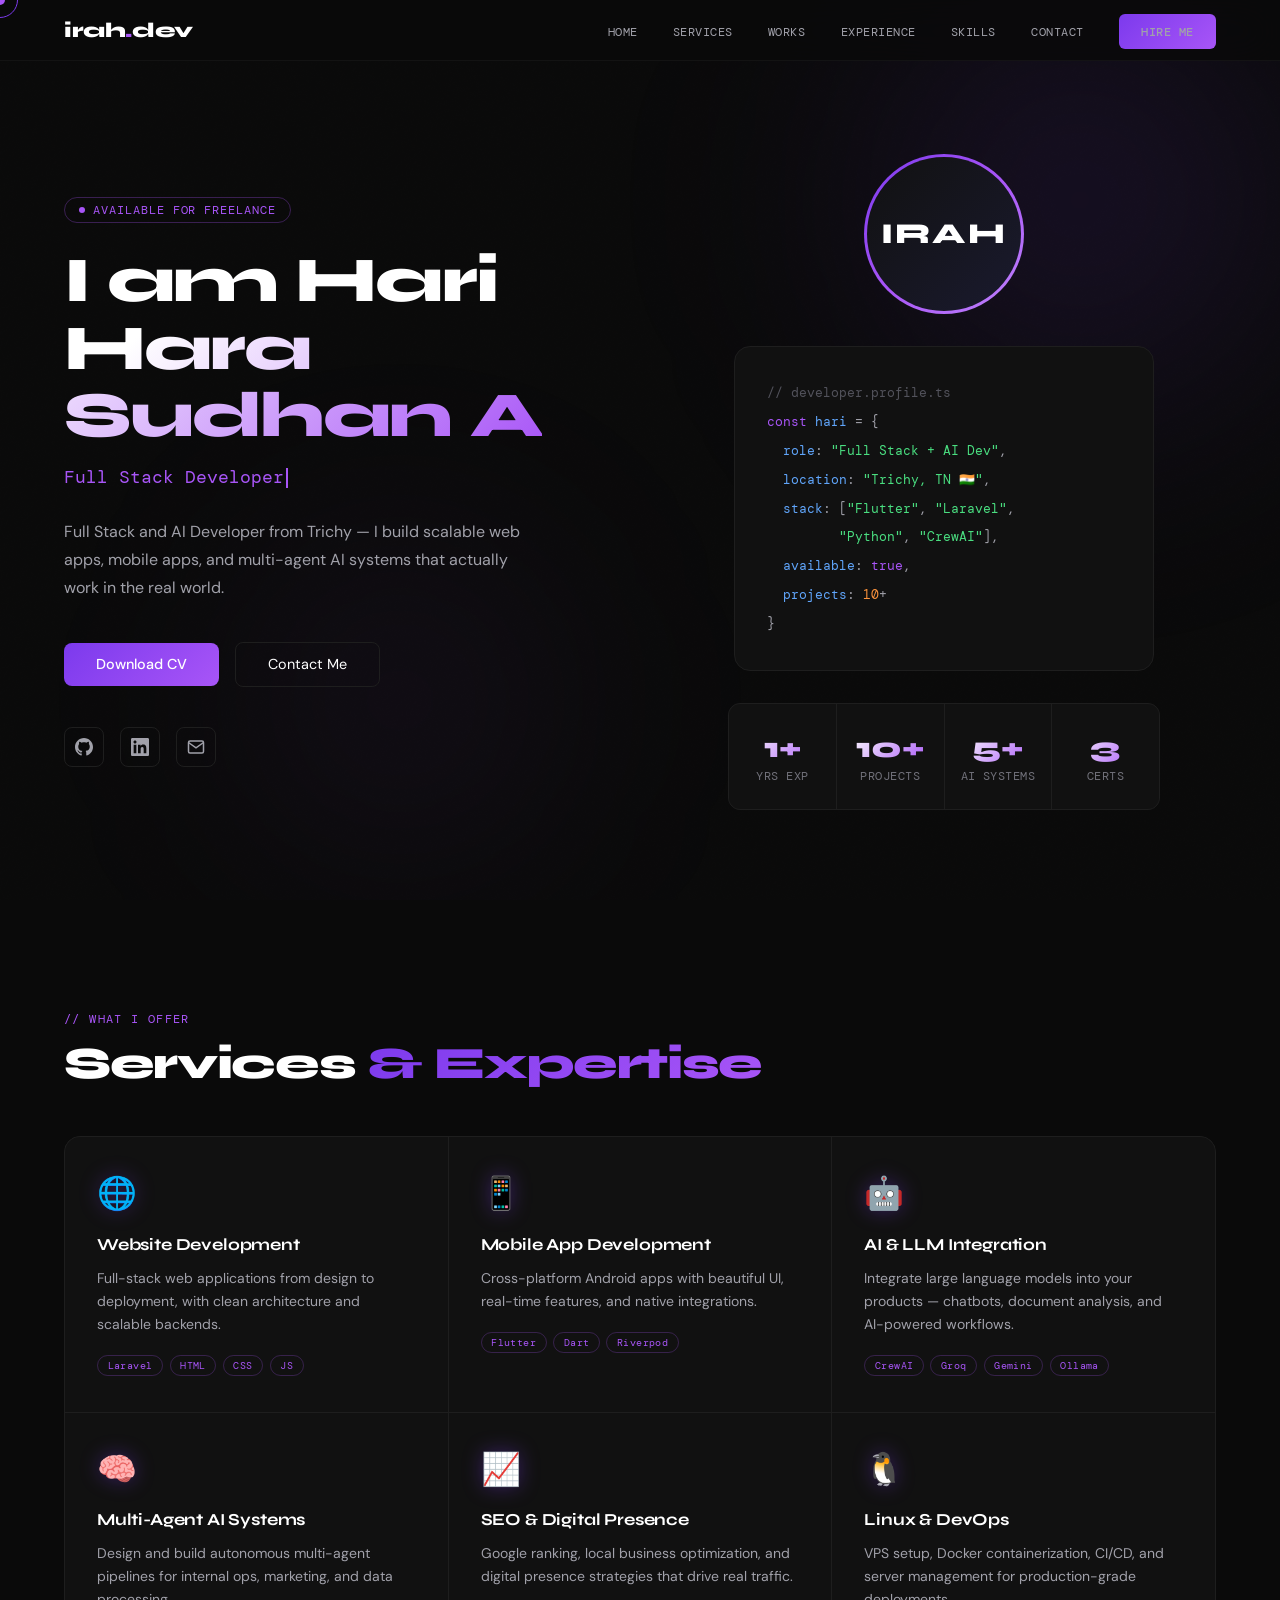
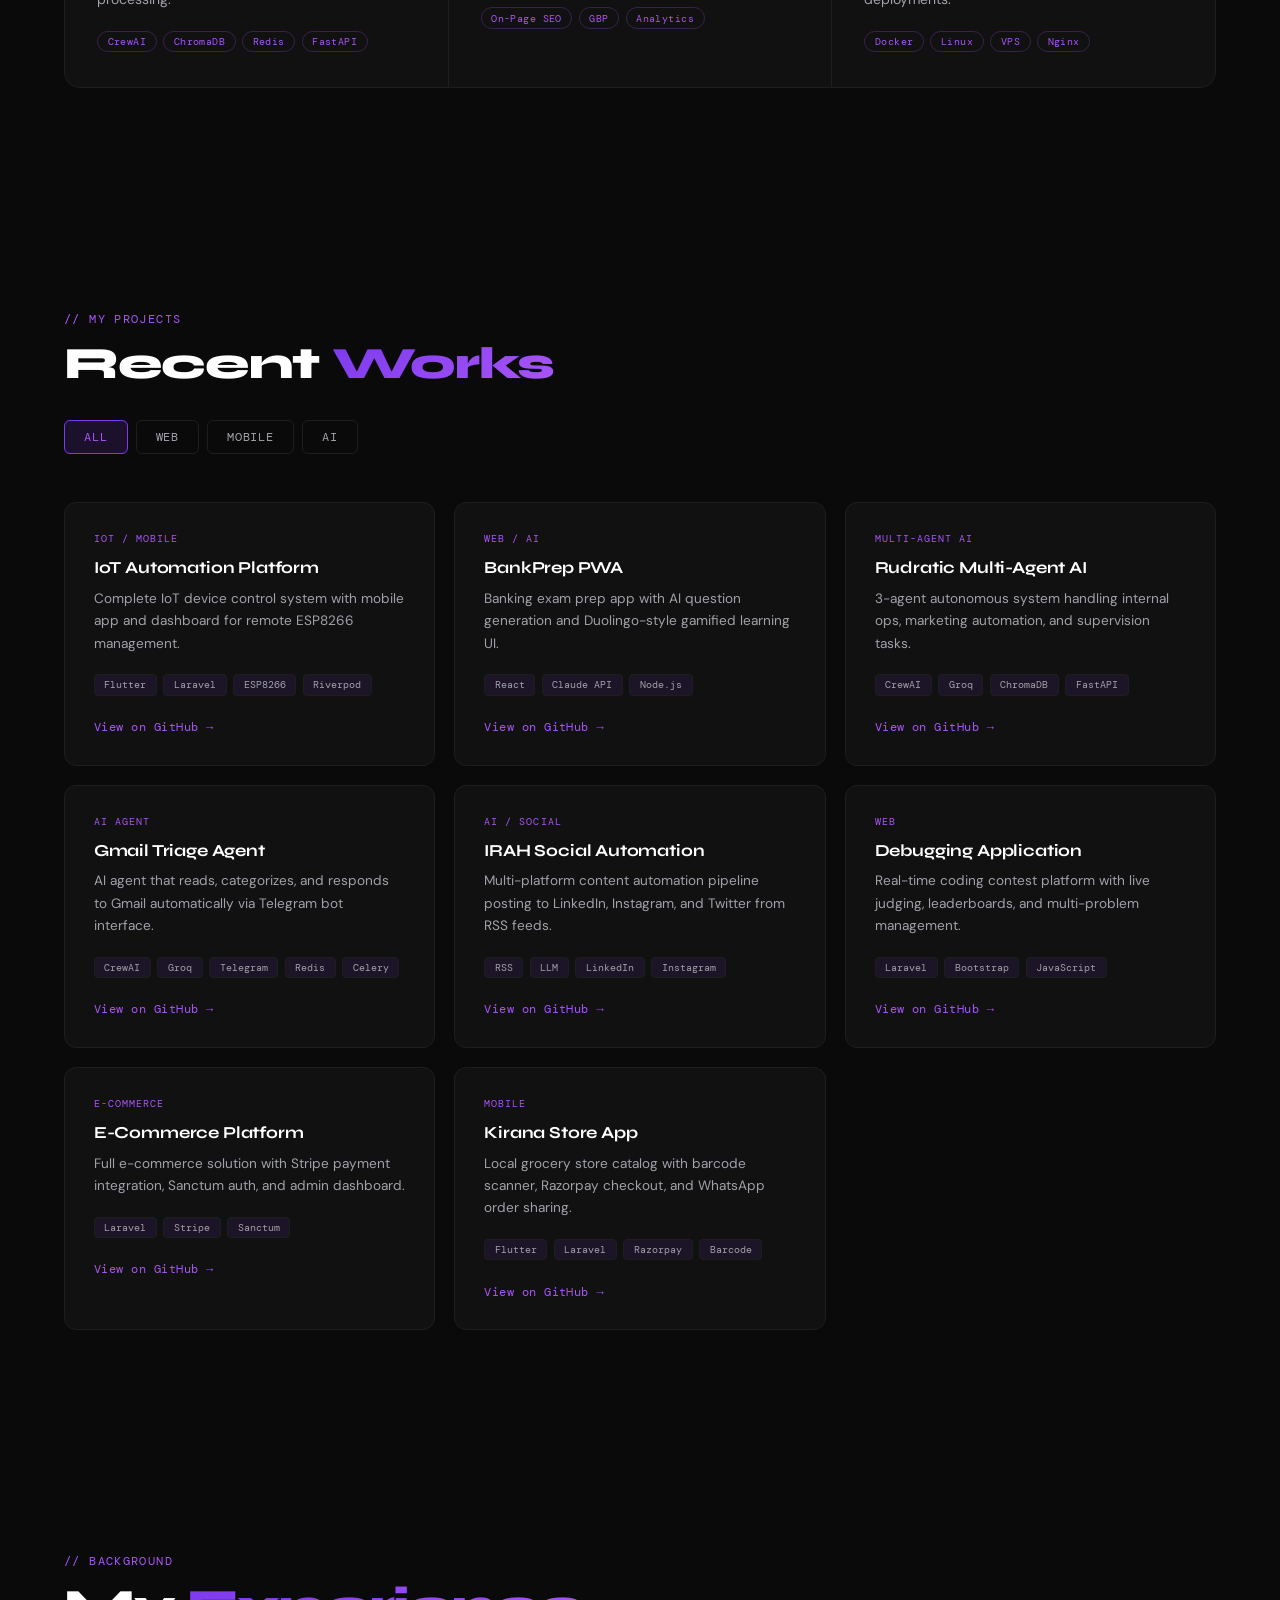
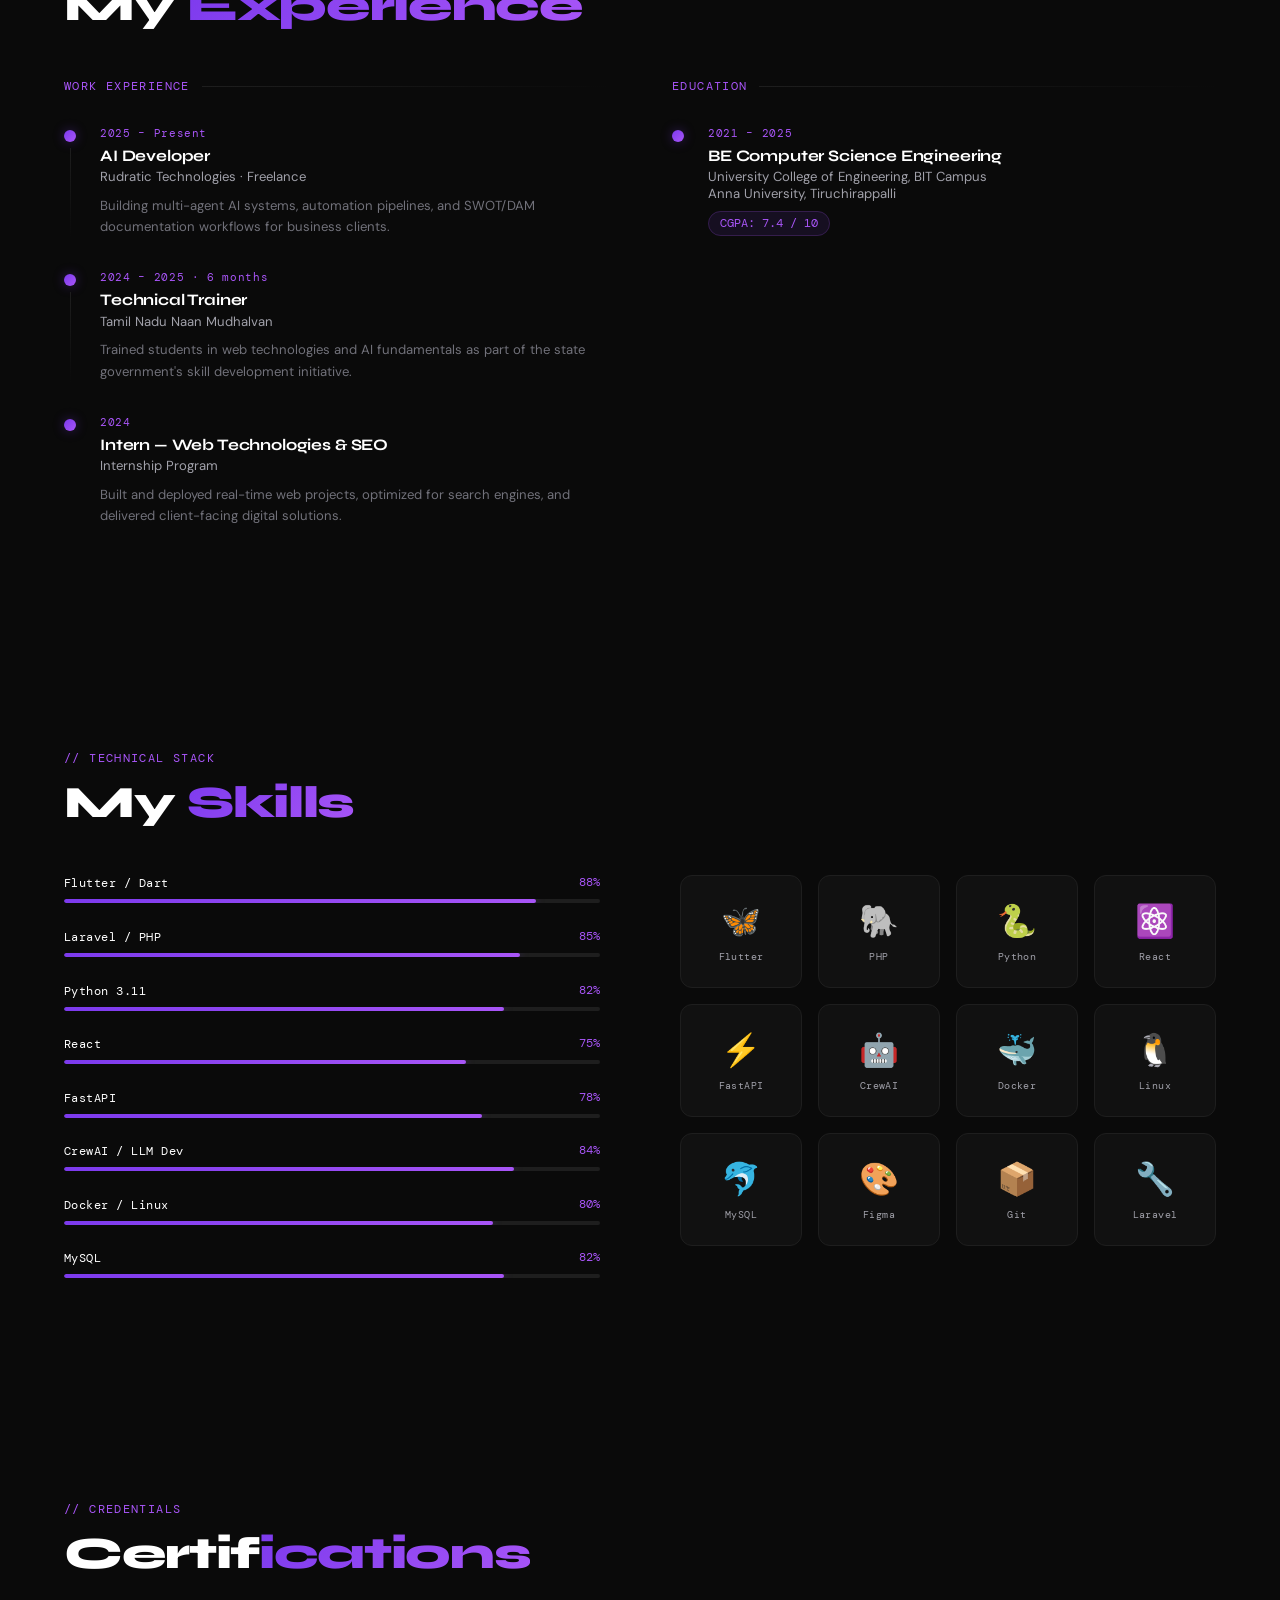
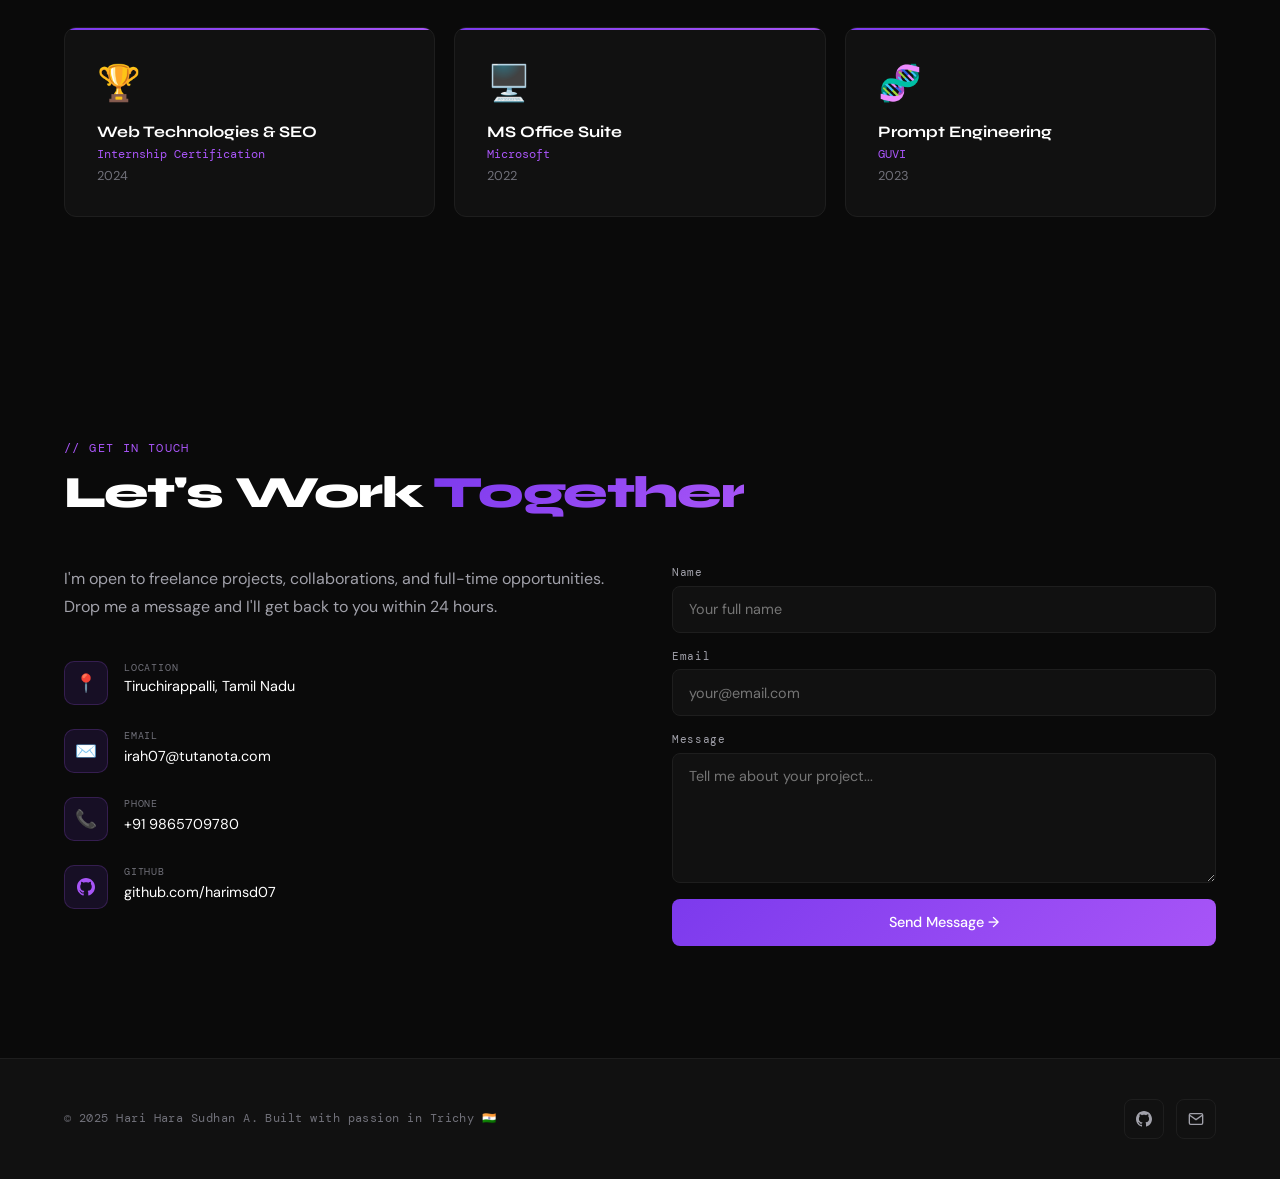
<file: portfolio.html>
<!DOCTYPE html>
<html lang="en">
<head>
<meta charset="UTF-8"/>
<meta name="viewport" content="width=device-width, initial-scale=1.0"/>
<title>Hari Hara Sudhan A — Full Stack & AI Developer</title>
<link rel="preconnect" href="https://fonts.googleapis.com"/>
<link rel="preconnect" href="https://fonts.gstatic.com" crossorigin/>
<link href="https://fonts.googleapis.com/css2?family=Syne:wght@400;600;700;800&family=DM+Mono:ital,wght@0,300;0,400;0,500;1,300&family=DM+Sans:ital,opsz,wght@0,9..40,300;0,9..40,400;0,9..40,500;1,9..40,300&display=swap" rel="stylesheet"/>
<style>
:root {
  --bg: #0a0a0a;
  --bg2: #111111;
  --bg3: #161616;
  --border: #1e1e1e;
  --purple: #7c3aed;
  --violet: #a855f7;
  --pink: #c084fc;
  --white: #ffffff;
  --muted: #71717a;
  --muted2: #a1a1aa;
  --glow: rgba(124,58,237,0.35);
}

*, *::before, *::after { box-sizing: border-box; margin: 0; padding: 0; }

html { scroll-behavior: smooth; font-size: 16px; }

body {
  background: var(--bg);
  color: var(--white);
  font-family: 'DM Sans', sans-serif;
  overflow-x: hidden;
  cursor: none;
}

/* ─── CURSOR ─── */
.cursor {
  position: fixed; width: 10px; height: 10px;
  background: var(--violet); border-radius: 50%;
  pointer-events: none; z-index: 9999;
  transition: transform 0.1s, opacity 0.2s;
  transform: translate(-50%,-50%);
}
.cursor-ring {
  position: fixed; width: 36px; height: 36px;
  border: 1.5px solid var(--purple); border-radius: 50%;
  pointer-events: none; z-index: 9998;
  transform: translate(-50%,-50%);
  transition: transform 0.18s ease, width 0.2s, height 0.2s, opacity 0.2s;
}
body:hover .cursor { opacity: 1; }

/* ─── GRID NOISE OVERLAY ─── */
body::before {
  content: ''; position: fixed; inset: 0;
  background-image: url("data:image/svg+xml,%3Csvg viewBox='0 0 200 200' xmlns='http://www.w3.org/2000/svg'%3E%3Cfilter id='n'%3E%3CfeTurbulence type='fractalNoise' baseFrequency='0.9' numOctaves='4' stitchTiles='stitch'/%3E%3C/filter%3E%3Crect width='100%25' height='100%25' filter='url(%23n)' opacity='0.04'/%3E%3C/svg%3E");
  background-size: 180px;
  opacity: 0.35; pointer-events: none; z-index: 0;
}

/* ─── NAVBAR ─── */
nav {
  position: fixed; top: 0; left: 0; right: 0; z-index: 100;
  display: flex; align-items: center; justify-content: space-between;
  padding: 1.1rem 4rem;
  background: rgba(10,10,10,0.85);
  backdrop-filter: blur(20px) saturate(1.4);
  border-bottom: 1px solid rgba(255,255,255,0.04);
  transition: padding 0.3s;
}
nav.scrolled { padding: 0.75rem 4rem; }
.nav-logo {
  font-family: 'Syne', sans-serif;
  font-weight: 800; font-size: 1.3rem;
  letter-spacing: -0.02em; color: var(--white);
  text-decoration: none;
}
.nav-logo span { color: var(--violet); }
.nav-links {
  display: flex; align-items: center; gap: 2.2rem;
  list-style: none;
}
.nav-links a {
  font-family: 'DM Mono', monospace;
  font-size: 0.78rem; color: var(--muted2);
  text-decoration: none; letter-spacing: 0.04em;
  transition: color 0.2s;
  text-transform: uppercase;
}
.nav-links a:hover { color: var(--white); }
.btn-hire {
  font-family: 'DM Mono', monospace;
  font-size: 0.78rem; font-weight: 500;
  background: linear-gradient(135deg, var(--purple), var(--violet));
  color: #fff; border: none; border-radius: 6px;
  padding: 0.6rem 1.4rem; cursor: none;
  letter-spacing: 0.05em; text-transform: uppercase;
  text-decoration: none;
  transition: box-shadow 0.25s, transform 0.2s;
  box-shadow: 0 0 0 0 var(--glow);
}
.btn-hire:hover {
  box-shadow: 0 0 28px var(--glow);
  transform: translateY(-1px);
}
.nav-toggle { display: none; flex-direction: column; gap: 5px; cursor: none; }
.nav-toggle span { width: 24px; height: 2px; background: var(--white); transition: 0.3s; }

/* ─── HERO ─── */
#home {
  min-height: 100vh;
  display: flex; align-items: center;
  padding: 8rem 4rem 4rem;
  position: relative; overflow: hidden;
}
.hero-bg-orb {
  position: absolute; border-radius: 50%; filter: blur(120px);
  pointer-events: none;
}
.orb1 {
  width: 600px; height: 600px;
  background: radial-gradient(circle, rgba(124,58,237,0.18) 0%, transparent 70%);
  top: -100px; right: -100px;
}
.orb2 {
  width: 400px; height: 400px;
  background: radial-gradient(circle, rgba(168,85,247,0.12) 0%, transparent 70%);
  bottom: 0; left: 200px;
}
.hero-grid {
  display: grid; grid-template-columns: 1fr 1fr;
  align-items: center; gap: 4rem;
  max-width: 1200px; margin: 0 auto; width: 100%;
  position: relative; z-index: 1;
}
.hero-tag {
  display: inline-flex; align-items: center; gap: 0.5rem;
  font-family: 'DM Mono', monospace;
  font-size: 0.72rem; color: var(--violet);
  border: 1px solid rgba(168,85,247,0.3);
  padding: 0.3rem 0.9rem; border-radius: 100px;
  margin-bottom: 1.5rem; letter-spacing: 0.08em;
  text-transform: uppercase;
}
.hero-tag::before {
  content: ''; width: 6px; height: 6px;
  background: var(--violet); border-radius: 50%;
  animation: blink 1.5s infinite;
}
@keyframes blink { 0%,100% { opacity:1; } 50% { opacity:0.3; } }

.hero-name {
  font-family: 'Syne', sans-serif;
  font-size: clamp(2.8rem, 5vw, 4.8rem);
  font-weight: 800; line-height: 1.05;
  letter-spacing: -0.03em;
  margin-bottom: 1rem;
}
.hero-name .grad {
  background: linear-gradient(135deg, #fff 30%, var(--violet) 100%);
  -webkit-background-clip: text; -webkit-text-fill-color: transparent;
  background-clip: text;
}
.hero-typewriter {
  font-family: 'DM Mono', monospace;
  font-size: 1.15rem; color: var(--violet);
  min-height: 1.8rem; margin-bottom: 1.5rem;
}
.cursor-blink {
  display: inline-block; width: 2px; height: 1.1em;
  background: var(--violet); margin-left: 2px;
  vertical-align: middle;
  animation: cursorBlink 0.75s infinite;
}
@keyframes cursorBlink { 0%,100%{opacity:1;} 50%{opacity:0;} }

.hero-bio {
  font-size: 1rem; line-height: 1.75; color: var(--muted2);
  max-width: 480px; margin-bottom: 2.5rem;
}
.hero-btns {
  display: flex; align-items: center; gap: 1rem;
  flex-wrap: wrap; margin-bottom: 2.5rem;
}
.btn-primary {
  background: linear-gradient(135deg, var(--purple), var(--violet));
  color: #fff; border: none; border-radius: 8px;
  padding: 0.8rem 2rem; font-size: 0.9rem;
  font-family: 'DM Sans', sans-serif; font-weight: 500;
  cursor: none; text-decoration: none;
  transition: box-shadow 0.25s, transform 0.2s;
  box-shadow: 0 0 0 0 var(--glow);
}
.btn-primary:hover { box-shadow: 0 0 30px var(--glow); transform: translateY(-2px); }
.btn-outline {
  background: transparent; color: var(--white);
  border: 1px solid var(--border);
  border-radius: 8px; padding: 0.8rem 2rem;
  font-size: 0.9rem; font-family: 'DM Sans', sans-serif;
  cursor: none; text-decoration: none;
  transition: border-color 0.25s, background 0.25s, transform 0.2s;
}
.btn-outline:hover { border-color: var(--purple); background: rgba(124,58,237,0.08); transform: translateY(-2px); }

.hero-socials {
  display: flex; gap: 1rem; align-items: center;
}
.social-icon {
  width: 40px; height: 40px; border-radius: 8px;
  border: 1px solid var(--border);
  display: flex; align-items: center; justify-content: center;
  color: var(--muted2); text-decoration: none;
  transition: border-color 0.25s, color 0.25s, transform 0.2s, box-shadow 0.25s;
  font-size: 1.1rem;
}
.social-icon:hover {
  border-color: var(--purple); color: var(--violet);
  transform: translateY(-2px); box-shadow: 0 0 16px var(--glow);
}
.hero-stats {
  display: grid; grid-template-columns: repeat(4, 1fr);
  gap: 1px; border: 1px solid var(--border);
  border-radius: 12px; overflow: hidden;
  background: var(--border);
}
.stat-item {
  background: var(--bg2); padding: 1.6rem 1rem;
  text-align: center;
}
.stat-num {
  font-family: 'Syne', sans-serif;
  font-size: 1.8rem; font-weight: 800;
  background: linear-gradient(135deg, var(--white), var(--violet));
  -webkit-background-clip: text; -webkit-text-fill-color: transparent;
  background-clip: text;
}
.stat-label {
  font-size: 0.72rem; color: var(--muted);
  font-family: 'DM Mono', monospace;
  letter-spacing: 0.04em; text-transform: uppercase; margin-top: 0.25rem;
}
.hero-visual {
  display: flex; flex-direction: column; align-items: center; gap: 2rem;
}
.hero-card {
  width: 100%; max-width: 420px;
  background: var(--bg2); border: 1px solid var(--border);
  border-radius: 16px; padding: 2rem;
  position: relative; overflow: hidden;
}
.hero-card::before {
  content: ''; position: absolute; inset: -1px;
  background: linear-gradient(135deg, var(--purple), transparent, var(--violet));
  border-radius: 16px; z-index: -1; opacity: 0.3;
}
.code-line {
  font-family: 'DM Mono', monospace;
  font-size: 0.8rem; line-height: 2; padding: 0.1rem 0;
}
.cl-comment { color: #52525b; }
.cl-keyword { color: var(--violet); }
.cl-str { color: #4ade80; }
.cl-fn { color: #60a5fa; }
.cl-num { color: #fb923c; }
.cl-punct { color: var(--muted2); }
.hero-avatar-ring {
  width: 160px; height: 160px; border-radius: 50%;
  background: linear-gradient(135deg, var(--purple), var(--violet), var(--pink));
  padding: 3px; margin: 0 auto;
  animation: rotate 8s linear infinite;
}
@keyframes rotate { to { transform: rotate(360deg); } }
.hero-avatar-inner {
  width: 100%; height: 100%; border-radius: 50%;
  background: var(--bg2);
  display: flex; align-items: center; justify-content: center;
  font-family: 'Syne', sans-serif; font-size: 1.8rem;
  font-weight: 800;
  letter-spacing: 0.08em;
  background-image: linear-gradient(135deg, var(--bg2), #1a1a2e);
  overflow: hidden;
}

/* ─── SECTION BASE ─── */
section { padding: 7rem 4rem; position: relative; z-index: 1; }
.section-tag {
  font-family: 'DM Mono', monospace;
  font-size: 0.72rem; color: var(--violet);
  letter-spacing: 0.12em; text-transform: uppercase;
  margin-bottom: 0.75rem;
}
.section-title {
  font-family: 'Syne', sans-serif;
  font-size: clamp(2rem, 3.5vw, 3rem);
  font-weight: 800; letter-spacing: -0.03em;
  line-height: 1.1; margin-bottom: 1.5rem;
}
.section-title .accent {
  background: linear-gradient(135deg, var(--purple), var(--violet));
  -webkit-background-clip: text; -webkit-text-fill-color: transparent;
  background-clip: text;
}
.max-w { max-width: 1200px; margin: 0 auto; }

/* ─── DIVIDER ─── */
.section-divider {
  width: 100%; height: 1px;
  background: linear-gradient(90deg, transparent, var(--border), transparent);
  margin: 0 4rem;
  width: calc(100% - 8rem);
}

/* ─── SERVICES ─── */
#services { background: var(--bg); }
.services-grid {
  display: grid;
  grid-template-columns: repeat(3, 1fr);
  gap: 1px; background: var(--border);
  border: 1px solid var(--border);
  border-radius: 16px; overflow: hidden;
  margin-top: 3rem;
}
.service-card {
  background: var(--bg2);
  padding: 2.2rem 2rem;
  transition: background 0.25s;
  position: relative; overflow: hidden;
}
.service-card::after {
  content: ''; position: absolute;
  bottom: 0; left: 0; right: 0; height: 2px;
  background: linear-gradient(90deg, var(--purple), var(--violet));
  transform: scaleX(0); transition: transform 0.3s;
}
.service-card:hover { background: var(--bg3); }
.service-card:hover::after { transform: scaleX(1); }
.service-icon {
  font-size: 2rem; margin-bottom: 1.2rem; display: block;
  filter: drop-shadow(0 0 10px var(--glow));
}
.service-title {
  font-family: 'Syne', sans-serif;
  font-size: 1.05rem; font-weight: 700;
  margin-bottom: 0.75rem; letter-spacing: -0.01em;
}
.service-desc { font-size: 0.875rem; color: var(--muted2); line-height: 1.65; }
.service-tech {
  margin-top: 1.2rem; display: flex; flex-wrap: wrap; gap: 0.4rem;
}
.tech-pill {
  font-family: 'DM Mono', monospace;
  font-size: 0.65rem; color: var(--violet);
  border: 1px solid rgba(168,85,247,0.25);
  padding: 0.2rem 0.6rem; border-radius: 100px;
  letter-spacing: 0.04em;
}

/* ─── WORKS ─── */
#works { background: var(--bg); }
.filter-tabs {
  display: flex; gap: 0.5rem;
  margin: 2rem 0 3rem;
}
.filter-btn {
  font-family: 'DM Mono', monospace;
  font-size: 0.75rem; letter-spacing: 0.06em; text-transform: uppercase;
  padding: 0.5rem 1.2rem; border-radius: 6px;
  border: 1px solid var(--border);
  background: transparent; color: var(--muted2);
  cursor: none; transition: all 0.2s;
}
.filter-btn.active, .filter-btn:hover {
  background: rgba(124,58,237,0.15);
  border-color: var(--purple); color: var(--violet);
}
.projects-grid {
  display: grid; grid-template-columns: repeat(3, 1fr); gap: 1.2rem;
}
.project-card {
  background: var(--bg2); border: 1px solid var(--border);
  border-radius: 12px; padding: 1.8rem;
  transition: border-color 0.25s, transform 0.25s, box-shadow 0.25s;
  position: relative; overflow: hidden; cursor: none;
}
.project-card::before {
  content: ''; position: absolute; inset: -1px;
  border-radius: 12px;
  background: linear-gradient(135deg, var(--purple), var(--violet));
  opacity: 0; transition: opacity 0.3s; z-index: -1;
}
.project-card:hover {
  border-color: var(--purple);
  transform: translateY(-4px);
  box-shadow: 0 20px 60px rgba(124,58,237,0.2);
}
.project-card:hover::before { opacity: 0.15; }
.project-category {
  font-family: 'DM Mono', monospace;
  font-size: 0.65rem; color: var(--violet);
  letter-spacing: 0.1em; text-transform: uppercase;
  margin-bottom: 0.75rem;
}
.project-title {
  font-family: 'Syne', sans-serif;
  font-size: 1.05rem; font-weight: 700;
  margin-bottom: 0.6rem; letter-spacing: -0.01em;
}
.project-desc { font-size: 0.85rem; color: var(--muted2); line-height: 1.65; margin-bottom: 1.2rem; }
.project-tags { display: flex; flex-wrap: wrap; gap: 0.4rem; margin-bottom: 1.2rem; }
.tag {
  font-family: 'DM Mono', monospace;
  font-size: 0.65rem; background: rgba(124,58,237,0.1);
  color: var(--muted2); border: 1px solid var(--border);
  padding: 0.2rem 0.6rem; border-radius: 4px;
}
.project-link {
  font-family: 'DM Mono', monospace;
  font-size: 0.75rem; color: var(--violet);
  text-decoration: none; display: inline-flex; align-items: center; gap: 0.4rem;
  letter-spacing: 0.04em;
  transition: gap 0.2s;
}
.project-link:hover { gap: 0.7rem; }
.hidden-project { display: none; }

/* ─── EXPERIENCE ─── */
#experience { background: var(--bg); }
.exp-grid {
  display: grid; grid-template-columns: 1fr 1fr; gap: 4rem;
  margin-top: 3rem;
}
.exp-col-title {
  font-family: 'DM Mono', monospace;
  font-size: 0.72rem; color: var(--violet);
  letter-spacing: 0.12em; text-transform: uppercase;
  margin-bottom: 2rem;
  display: flex; align-items: center; gap: 0.75rem;
}
.exp-col-title::after {
  content: ''; flex: 1; height: 1px;
  background: linear-gradient(90deg, var(--border), transparent);
}
.timeline { display: flex; flex-direction: column; gap: 0; }
.timeline-item {
  display: flex; gap: 1.5rem;
  padding-bottom: 2rem; position: relative;
}
.timeline-item:last-child { padding-bottom: 0; }
.timeline-line {
  display: flex; flex-direction: column; align-items: center;
  flex-shrink: 0;
}
.timeline-dot {
  width: 12px; height: 12px; border-radius: 50%;
  background: linear-gradient(135deg, var(--purple), var(--violet));
  flex-shrink: 0; margin-top: 4px;
  box-shadow: 0 0 12px var(--glow);
}
.timeline-vline {
  width: 1px; flex: 1; margin-top: 6px;
  background: linear-gradient(180deg, var(--border), transparent);
  min-height: 30px;
}
.timeline-item:last-child .timeline-vline { display: none; }
.timeline-content { flex: 1; }
.timeline-period {
  font-family: 'DM Mono', monospace;
  font-size: 0.68rem; color: var(--violet);
  letter-spacing: 0.06em; margin-bottom: 0.4rem;
}
.timeline-role {
  font-family: 'Syne', sans-serif;
  font-size: 1rem; font-weight: 700;
  margin-bottom: 0.2rem; letter-spacing: -0.01em;
}
.timeline-place {
  font-size: 0.82rem; color: var(--muted2); margin-bottom: 0.6rem;
}
.timeline-desc { font-size: 0.82rem; color: var(--muted); line-height: 1.65; }

/* ─── SKILLS ─── */
#skills { background: var(--bg); }
.skills-layout {
  display: grid; grid-template-columns: 1fr 1fr; gap: 5rem;
  margin-top: 3rem; align-items: start;
}
.skill-bars { display: flex; flex-direction: column; gap: 1.6rem; }
.skill-row { }
.skill-header {
  display: flex; justify-content: space-between;
  margin-bottom: 0.5rem;
}
.skill-name {
  font-family: 'DM Mono', monospace;
  font-size: 0.78rem; letter-spacing: 0.04em;
}
.skill-pct {
  font-family: 'DM Mono', monospace;
  font-size: 0.72rem; color: var(--violet);
}
.skill-track {
  height: 4px; background: var(--border);
  border-radius: 100px; overflow: hidden;
}
.skill-fill {
  height: 100%; border-radius: 100px;
  background: linear-gradient(90deg, var(--purple), var(--violet));
  width: 0%; transition: width 1.2s cubic-bezier(0.25, 1, 0.5, 1);
  box-shadow: 0 0 10px var(--glow);
}
.skills-icons {
  display: grid; grid-template-columns: repeat(4, 1fr); gap: 1rem;
}
.skill-icon-card {
  background: var(--bg2); border: 1px solid var(--border);
  border-radius: 12px; padding: 1.5rem 1rem;
  text-align: center;
  transition: border-color 0.25s, transform 0.25s, box-shadow 0.25s;
}
.skill-icon-card:hover {
  border-color: var(--purple);
  transform: translateY(-3px);
  box-shadow: 0 0 20px var(--glow);
}
.skill-ic { font-size: 2rem; margin-bottom: 0.5rem; }
.skill-ic-name { font-family: 'DM Mono', monospace; font-size: 0.65rem; color: var(--muted2); letter-spacing: 0.04em; }

/* ─── CERTS ─── */
#certifications { background: var(--bg); }
.certs-grid {
  display: grid; grid-template-columns: repeat(3, 1fr);
  gap: 1.2rem; margin-top: 3rem;
}
.cert-card {
  background: var(--bg2); border: 1px solid var(--border);
  border-radius: 12px; padding: 2rem;
  transition: border-color 0.25s, box-shadow 0.25s, transform 0.25s;
  position: relative; overflow: hidden;
}
.cert-card::before {
  content: ''; position: absolute;
  top: 0; left: 0; right: 0; height: 2px;
  background: linear-gradient(90deg, var(--purple), var(--violet));
}
.cert-card:hover {
  border-color: var(--purple);
  box-shadow: 0 0 30px rgba(124,58,237,0.15);
  transform: translateY(-3px);
}
.cert-icon { font-size: 2.2rem; margin-bottom: 1rem; }
.cert-title {
  font-family: 'Syne', sans-serif;
  font-size: 1rem; font-weight: 700;
  margin-bottom: 0.4rem;
}
.cert-issuer { font-family: 'DM Mono', monospace; font-size: 0.72rem; color: var(--violet); }
.cert-year { font-size: 0.8rem; color: var(--muted); margin-top: 0.3rem; }

/* ─── CONTACT ─── */
#contact { background: var(--bg); }
.contact-grid {
  display: grid; grid-template-columns: 1fr 1fr; gap: 4rem;
  margin-top: 3rem;
}
.contact-info { display: flex; flex-direction: column; gap: 1.5rem; }
.contact-item {
  display: flex; gap: 1rem; align-items: flex-start;
}
.contact-icon-wrap {
  width: 44px; height: 44px; border-radius: 10px;
  background: rgba(124,58,237,0.12); border: 1px solid rgba(168,85,247,0.2);
  display: flex; align-items: center; justify-content: center;
  font-size: 1.1rem; flex-shrink: 0;
}
.contact-detail-label {
  font-family: 'DM Mono', monospace;
  font-size: 0.65rem; color: var(--muted); letter-spacing: 0.08em;
  text-transform: uppercase; margin-bottom: 0.2rem;
}
.contact-detail-val {
  font-size: 0.9rem; color: var(--white);
  text-decoration: none;
  transition: color 0.2s;
}
a.contact-detail-val:hover { color: var(--violet); }
.contact-form { display: flex; flex-direction: column; gap: 1rem; }
.form-field {
  display: flex; flex-direction: column; gap: 0.4rem;
}
.form-field label {
  font-family: 'DM Mono', monospace;
  font-size: 0.7rem; color: var(--muted2); letter-spacing: 0.06em;
}
.form-field input, .form-field textarea {
  background: var(--bg2); border: 1px solid var(--border);
  border-radius: 8px; padding: 0.85rem 1rem;
  color: var(--white); font-family: 'DM Sans', sans-serif;
  font-size: 0.9rem; outline: none;
  transition: border-color 0.25s, box-shadow 0.25s;
}
.form-field input:focus, .form-field textarea:focus {
  border-color: var(--purple);
  box-shadow: 0 0 0 3px rgba(124,58,237,0.15);
}
.form-field textarea { resize: vertical; min-height: 130px; }
.btn-send {
  background: linear-gradient(135deg, var(--purple), var(--violet));
  color: #fff; border: none; border-radius: 8px;
  padding: 0.9rem 2rem; font-size: 0.9rem;
  font-family: 'DM Sans', sans-serif; font-weight: 500;
  cursor: none; text-align: center;
  transition: box-shadow 0.25s, transform 0.2s;
  width: 100%;
}
.btn-send:hover { box-shadow: 0 0 30px var(--glow); transform: translateY(-2px); }

/* ─── FOOTER ─── */
footer {
  background: var(--bg2);
  border-top: 1px solid var(--border);
  padding: 2.5rem 4rem;
  display: flex; align-items: center; justify-content: space-between;
  position: relative; z-index: 1;
}
.footer-copy {
  font-family: 'DM Mono', monospace;
  font-size: 0.72rem; color: var(--muted);
  letter-spacing: 0.04em;
}
.footer-socials { display: flex; gap: 0.75rem; }

/* ─── SCROLL ANIMATIONS ─── */
.fade-up {
  opacity: 0; transform: translateY(30px);
  transition: opacity 0.7s ease, transform 0.7s ease;
}
.fade-up.visible { opacity: 1; transform: translateY(0); }

/* ─── RESPONSIVE ─── */
@media (max-width: 1024px) {
  .services-grid { grid-template-columns: repeat(2, 1fr); }
  .projects-grid { grid-template-columns: repeat(2, 1fr); }
  .hero-stats { grid-template-columns: repeat(2, 1fr); }
}
@media (max-width: 768px) {
  nav { padding: 1rem 1.5rem; }
  nav.scrolled { padding: 0.75rem 1.5rem; }
  .nav-links { display: none; position: absolute; top: 100%; left: 0; right: 0;
    flex-direction: column; background: var(--bg2); padding: 1.5rem;
    border-bottom: 1px solid var(--border); gap: 1.2rem; }
  .nav-links.open { display: flex; }
  .nav-toggle { display: flex; }
  section, #home { padding: 5rem 1.5rem; }
  footer { padding: 2rem 1.5rem; flex-direction: column; gap: 1rem; text-align: center; }
  .hero-grid { grid-template-columns: 1fr; }
  .hero-visual { display: none; }
  .services-grid { grid-template-columns: 1fr; border-radius: 12px; }
  .projects-grid { grid-template-columns: 1fr; }
  .exp-grid { grid-template-columns: 1fr; gap: 2rem; }
  .skills-layout { grid-template-columns: 1fr; gap: 2.5rem; }
  .certs-grid { grid-template-columns: 1fr; }
  .contact-grid { grid-template-columns: 1fr; gap: 2.5rem; }
  .hero-stats { grid-template-columns: repeat(2, 1fr); }
}
</style>
</head>
<body>

<div class="cursor" id="cursor"></div>
<div class="cursor-ring" id="cursorRing"></div>

<!-- NAVBAR -->
<nav id="navbar">
  <a class="nav-logo" href="#home">irah<span>.</span>dev</a>
  <ul class="nav-links" id="navLinks">
    <li><a href="#home">Home</a></li>
    <li><a href="#services">Services</a></li>
    <li><a href="#works">Works</a></li>
    <li><a href="#experience">Experience</a></li>
    <li><a href="#skills">Skills</a></li>
    <li><a href="#contact">Contact</a></li>
    <li><a class="btn-hire" href="#contact">Hire Me</a></li>
  </ul>
  <div class="nav-toggle" id="navToggle">
    <span></span><span></span><span></span>
  </div>
</nav>

<!-- HERO -->
<section id="home">
  <div class="hero-bg-orb orb1"></div>
  <div class="hero-bg-orb orb2"></div>
  <div class="hero-grid">
    <div class="hero-content">
      <div class="hero-tag">Available for freelance</div>
      <h1 class="hero-name">
        I am <span class="grad">Hari Hara<br/>Sudhan A</span>
      </h1>
      <div class="hero-typewriter">
        <span id="typewriter"></span><span class="cursor-blink"></span>
      </div>
      <p class="hero-bio">Full Stack and AI Developer from Trichy — I build scalable web apps, mobile apps, and multi-agent AI systems that actually work in the real world.</p>
      <div class="hero-btns">
        <a class="btn-primary" href="#">Download CV</a>
        <a class="btn-outline" href="#contact">Contact Me</a>
      </div>
      <div class="hero-socials">
        <a class="social-icon" href="https://github.com/harimsd07" target="_blank" title="GitHub">
          <svg width="18" height="18" viewBox="0 0 24 24" fill="currentColor"><path d="M12 0c-6.626 0-12 5.373-12 12 0 5.302 3.438 9.8 8.207 11.387.599.111.793-.261.793-.577v-2.234c-3.338.726-4.033-1.416-4.033-1.416-.546-1.387-1.333-1.756-1.333-1.756-1.089-.745.083-.729.083-.729 1.205.084 1.839 1.237 1.839 1.237 1.07 1.834 2.807 1.304 3.492.997.107-.775.418-1.305.762-1.604-2.665-.305-5.467-1.334-5.467-5.931 0-1.311.469-2.381 1.236-3.221-.124-.303-.535-1.524.117-3.176 0 0 1.008-.322 3.301 1.23.957-.266 1.983-.399 3.003-.404 1.02.005 2.047.138 3.006.404 2.291-1.552 3.297-1.23 3.297-1.23.653 1.653.242 2.874.118 3.176.77.84 1.235 1.911 1.235 3.221 0 4.609-2.807 5.624-5.479 5.921.43.372.823 1.102.823 2.222v3.293c0 .319.192.694.801.576 4.765-1.589 8.199-6.086 8.199-11.386 0-6.627-5.373-12-12-12z"/></svg>
        </a>
        <a class="social-icon" href="https://linkedin.com" target="_blank" title="LinkedIn">
          <svg width="18" height="18" viewBox="0 0 24 24" fill="currentColor"><path d="M20.447 20.452h-3.554v-5.569c0-1.328-.027-3.037-1.852-3.037-1.853 0-2.136 1.445-2.136 2.939v5.667H9.351V9h3.414v1.561h.046c.477-.9 1.637-1.85 3.37-1.85 3.601 0 4.267 2.37 4.267 5.455v6.286zM5.337 7.433c-1.144 0-2.063-.926-2.063-2.065 0-1.138.92-2.063 2.063-2.063 1.14 0 2.064.925 2.064 2.063 0 1.139-.925 2.065-2.064 2.065zm1.782 13.019H3.555V9h3.564v11.452zM22.225 0H1.771C.792 0 0 .774 0 1.729v20.542C0 23.227.792 24 1.771 24h20.451C23.2 24 24 23.227 24 22.271V1.729C24 .774 23.2 0 22.222 0h.003z"/></svg>
        </a>
        <a class="social-icon" href="mailto:irah07@tutanota.com" title="Email">
          <svg width="18" height="18" viewBox="0 0 24 24" fill="none" stroke="currentColor" stroke-width="2"><path d="M4 4h16c1.1 0 2 .9 2 2v12c0 1.1-.9 2-2 2H4c-1.1 0-2-.9-2-2V6c0-1.1.9-2 2-2z"/><polyline points="22,6 12,13 2,6"/></svg>
        </a>
      </div>
    </div>
    <div class="hero-visual">
      <div class="hero-avatar-ring">
        <div class="hero-avatar-inner">IRAH</div>
      </div>
      <div class="hero-card">
        <div class="code-line cl-comment">// developer.profile.ts</div>
        <div class="code-line"><span class="cl-keyword">const</span> <span class="cl-fn">hari</span> <span class="cl-punct">= {</span></div>
        <div class="code-line">&nbsp;&nbsp;<span class="cl-fn">role</span><span class="cl-punct">:</span> <span class="cl-str">"Full Stack + AI Dev"</span><span class="cl-punct">,</span></div>
        <div class="code-line">&nbsp;&nbsp;<span class="cl-fn">location</span><span class="cl-punct">:</span> <span class="cl-str">"Trichy, TN 🇮🇳"</span><span class="cl-punct">,</span></div>
        <div class="code-line">&nbsp;&nbsp;<span class="cl-fn">stack</span><span class="cl-punct">: [</span><span class="cl-str">"Flutter"</span><span class="cl-punct">,</span> <span class="cl-str">"Laravel"</span><span class="cl-punct">,</span></div>
        <div class="code-line">&nbsp;&nbsp;&nbsp;&nbsp;&nbsp;&nbsp;&nbsp;&nbsp;&nbsp;<span class="cl-str">"Python"</span><span class="cl-punct">,</span> <span class="cl-str">"CrewAI"</span><span class="cl-punct">],</span></div>
        <div class="code-line">&nbsp;&nbsp;<span class="cl-fn">available</span><span class="cl-punct">:</span> <span class="cl-keyword">true</span><span class="cl-punct">,</span></div>
        <div class="code-line">&nbsp;&nbsp;<span class="cl-fn">projects</span><span class="cl-punct">:</span> <span class="cl-num">10</span><span class="cl-punct">+</span></div>
        <div class="code-line"><span class="cl-punct">}</span></div>
      </div>
      <div class="hero-stats">
        <div class="stat-item">
          <div class="stat-num">1+</div>
          <div class="stat-label">Yrs Exp</div>
        </div>
        <div class="stat-item">
          <div class="stat-num">10+</div>
          <div class="stat-label">Projects</div>
        </div>
        <div class="stat-item">
          <div class="stat-num">5+</div>
          <div class="stat-label">AI Systems</div>
        </div>
        <div class="stat-item">
          <div class="stat-num">3</div>
          <div class="stat-label">Certs</div>
        </div>
      </div>
    </div>
  </div>
</section>

<!-- SERVICES -->
<section id="services">
  <div class="max-w">
    <div class="fade-up">
      <div class="section-tag">// what i offer</div>
      <h2 class="section-title">Services <span class="accent">&amp; Expertise</span></h2>
    </div>
    <div class="services-grid fade-up">
      <div class="service-card">
        <span class="service-icon">🌐</span>
        <div class="service-title">Website Development</div>
        <div class="service-desc">Full-stack web applications from design to deployment, with clean architecture and scalable backends.</div>
        <div class="service-tech">
          <span class="tech-pill">Laravel</span><span class="tech-pill">HTML</span><span class="tech-pill">CSS</span><span class="tech-pill">JS</span>
        </div>
      </div>
      <div class="service-card">
        <span class="service-icon">📱</span>
        <div class="service-title">Mobile App Development</div>
        <div class="service-desc">Cross-platform Android apps with beautiful UI, real-time features, and native integrations.</div>
        <div class="service-tech">
          <span class="tech-pill">Flutter</span><span class="tech-pill">Dart</span><span class="tech-pill">Riverpod</span>
        </div>
      </div>
      <div class="service-card">
        <span class="service-icon">🤖</span>
        <div class="service-title">AI &amp; LLM Integration</div>
        <div class="service-desc">Integrate large language models into your products — chatbots, document analysis, and AI-powered workflows.</div>
        <div class="service-tech">
          <span class="tech-pill">CrewAI</span><span class="tech-pill">Groq</span><span class="tech-pill">Gemini</span><span class="tech-pill">Ollama</span>
        </div>
      </div>
      <div class="service-card">
        <span class="service-icon">🧠</span>
        <div class="service-title">Multi-Agent AI Systems</div>
        <div class="service-desc">Design and build autonomous multi-agent pipelines for internal ops, marketing, and data processing.</div>
        <div class="service-tech">
          <span class="tech-pill">CrewAI</span><span class="tech-pill">ChromaDB</span><span class="tech-pill">Redis</span><span class="tech-pill">FastAPI</span>
        </div>
      </div>
      <div class="service-card">
        <span class="service-icon">📈</span>
        <div class="service-title">SEO &amp; Digital Presence</div>
        <div class="service-desc">Google ranking, local business optimization, and digital presence strategies that drive real traffic.</div>
        <div class="service-tech">
          <span class="tech-pill">On-Page SEO</span><span class="tech-pill">GBP</span><span class="tech-pill">Analytics</span>
        </div>
      </div>
      <div class="service-card">
        <span class="service-icon">🐧</span>
        <div class="service-title">Linux &amp; DevOps</div>
        <div class="service-desc">VPS setup, Docker containerization, CI/CD, and server management for production-grade deployments.</div>
        <div class="service-tech">
          <span class="tech-pill">Docker</span><span class="tech-pill">Linux</span><span class="tech-pill">VPS</span><span class="tech-pill">Nginx</span>
        </div>
      </div>
    </div>
  </div>
</section>

<!-- WORKS -->
<section id="works">
  <div class="max-w">
    <div class="fade-up">
      <div class="section-tag">// my projects</div>
      <h2 class="section-title">Recent <span class="accent">Works</span></h2>
    </div>
    <div class="filter-tabs fade-up">
      <button class="filter-btn active" data-filter="all">All</button>
      <button class="filter-btn" data-filter="web">Web</button>
      <button class="filter-btn" data-filter="mobile">Mobile</button>
      <button class="filter-btn" data-filter="ai">AI</button>
    </div>
    <div class="projects-grid fade-up" id="projectsGrid">

      <div class="project-card" data-cat="mobile web">
        <div class="project-category">IoT / Mobile</div>
        <div class="project-title">IoT Automation Platform</div>
        <div class="project-desc">Complete IoT device control system with mobile app and dashboard for remote ESP8266 management.</div>
        <div class="project-tags">
          <span class="tag">Flutter</span><span class="tag">Laravel</span><span class="tag">ESP8266</span><span class="tag">Riverpod</span>
        </div>
        <a class="project-link" href="https://github.com/harimsd07" target="_blank">View on GitHub →</a>
      </div>

      <div class="project-card" data-cat="web ai">
        <div class="project-category">Web / AI</div>
        <div class="project-title">BankPrep PWA</div>
        <div class="project-desc">Banking exam prep app with AI question generation and Duolingo-style gamified learning UI.</div>
        <div class="project-tags">
          <span class="tag">React</span><span class="tag">Claude API</span><span class="tag">Node.js</span>
        </div>
        <a class="project-link" href="https://github.com/harimsd07" target="_blank">View on GitHub →</a>
      </div>

      <div class="project-card" data-cat="ai">
        <div class="project-category">Multi-Agent AI</div>
        <div class="project-title">Rudratic Multi-Agent AI</div>
        <div class="project-desc">3-agent autonomous system handling internal ops, marketing automation, and supervision tasks.</div>
        <div class="project-tags">
          <span class="tag">CrewAI</span><span class="tag">Groq</span><span class="tag">ChromaDB</span><span class="tag">FastAPI</span>
        </div>
        <a class="project-link" href="https://github.com/harimsd07" target="_blank">View on GitHub →</a>
      </div>

      <div class="project-card" data-cat="ai">
        <div class="project-category">AI Agent</div>
        <div class="project-title">Gmail Triage Agent</div>
        <div class="project-desc">AI agent that reads, categorizes, and responds to Gmail automatically via Telegram bot interface.</div>
        <div class="project-tags">
          <span class="tag">CrewAI</span><span class="tag">Groq</span><span class="tag">Telegram</span><span class="tag">Redis</span><span class="tag">Celery</span>
        </div>
        <a class="project-link" href="https://github.com/harimsd07" target="_blank">View on GitHub →</a>
      </div>

      <div class="project-card" data-cat="ai">
        <div class="project-category">AI / Social</div>
        <div class="project-title">IRAH Social Automation</div>
        <div class="project-desc">Multi-platform content automation pipeline posting to LinkedIn, Instagram, and Twitter from RSS feeds.</div>
        <div class="project-tags">
          <span class="tag">RSS</span><span class="tag">LLM</span><span class="tag">LinkedIn</span><span class="tag">Instagram</span>
        </div>
        <a class="project-link" href="https://github.com/harimsd07" target="_blank">View on GitHub →</a>
      </div>

      <div class="project-card" data-cat="web">
        <div class="project-category">Web</div>
        <div class="project-title">Debugging Application</div>
        <div class="project-desc">Real-time coding contest platform with live judging, leaderboards, and multi-problem management.</div>
        <div class="project-tags">
          <span class="tag">Laravel</span><span class="tag">Bootstrap</span><span class="tag">JavaScript</span>
        </div>
        <a class="project-link" href="https://github.com/harimsd07" target="_blank">View on GitHub →</a>
      </div>

      <div class="project-card" data-cat="web">
        <div class="project-category">E-Commerce</div>
        <div class="project-title">E-Commerce Platform</div>
        <div class="project-desc">Full e-commerce solution with Stripe payment integration, Sanctum auth, and admin dashboard.</div>
        <div class="project-tags">
          <span class="tag">Laravel</span><span class="tag">Stripe</span><span class="tag">Sanctum</span>
        </div>
        <a class="project-link" href="https://github.com/harimsd07" target="_blank">View on GitHub →</a>
      </div>

      <div class="project-card" data-cat="mobile">
        <div class="project-category">Mobile</div>
        <div class="project-title">Kirana Store App</div>
        <div class="project-desc">Local grocery store catalog with barcode scanner, Razorpay checkout, and WhatsApp order sharing.</div>
        <div class="project-tags">
          <span class="tag">Flutter</span><span class="tag">Laravel</span><span class="tag">Razorpay</span><span class="tag">Barcode</span>
        </div>
        <a class="project-link" href="https://github.com/harimsd07" target="_blank">View on GitHub →</a>
      </div>

    </div>
  </div>
</section>

<!-- EXPERIENCE -->
<section id="experience">
  <div class="max-w">
    <div class="fade-up">
      <div class="section-tag">// background</div>
      <h2 class="section-title">My <span class="accent">Experience</span></h2>
    </div>
    <div class="exp-grid fade-up">
      <div>
        <div class="exp-col-title">Work Experience</div>
        <div class="timeline">
          <div class="timeline-item">
            <div class="timeline-line">
              <div class="timeline-dot"></div>
              <div class="timeline-vline"></div>
            </div>
            <div class="timeline-content">
              <div class="timeline-period">2025 – Present</div>
              <div class="timeline-role">AI Developer</div>
              <div class="timeline-place">Rudratic Technologies · Freelance</div>
              <div class="timeline-desc">Building multi-agent AI systems, automation pipelines, and SWOT/DAM documentation workflows for business clients.</div>
            </div>
          </div>
          <div class="timeline-item">
            <div class="timeline-line">
              <div class="timeline-dot"></div>
              <div class="timeline-vline"></div>
            </div>
            <div class="timeline-content">
              <div class="timeline-period">2024 – 2025 · 6 months</div>
              <div class="timeline-role">Technical Trainer</div>
              <div class="timeline-place">Tamil Nadu Naan Mudhalvan</div>
              <div class="timeline-desc">Trained students in web technologies and AI fundamentals as part of the state government's skill development initiative.</div>
            </div>
          </div>
          <div class="timeline-item">
            <div class="timeline-line">
              <div class="timeline-dot"></div>
              <div class="timeline-vline"></div>
            </div>
            <div class="timeline-content">
              <div class="timeline-period">2024</div>
              <div class="timeline-role">Intern — Web Technologies &amp; SEO</div>
              <div class="timeline-place">Internship Program</div>
              <div class="timeline-desc">Built and deployed real-time web projects, optimized for search engines, and delivered client-facing digital solutions.</div>
            </div>
          </div>
        </div>
      </div>
      <div>
        <div class="exp-col-title">Education</div>
        <div class="timeline">
          <div class="timeline-item">
            <div class="timeline-line">
              <div class="timeline-dot"></div>
              <div class="timeline-vline"></div>
            </div>
            <div class="timeline-content">
              <div class="timeline-period">2021 – 2025</div>
              <div class="timeline-role">BE Computer Science Engineering</div>
              <div class="timeline-place">University College of Engineering, BIT Campus<br/>Anna University, Tiruchirappalli</div>
              <div class="timeline-desc" style="margin-top:0.5rem;">
                <span style="font-family:'DM Mono',monospace;font-size:0.72rem;color:var(--violet);background:rgba(124,58,237,0.1);padding:0.25rem 0.7rem;border-radius:100px;border:1px solid rgba(168,85,247,0.2);">CGPA: 7.4 / 10</span>
              </div>
            </div>
          </div>
        </div>
      </div>
    </div>
  </div>
</section>

<!-- SKILLS -->
<section id="skills">
  <div class="max-w">
    <div class="fade-up">
      <div class="section-tag">// technical stack</div>
      <h2 class="section-title">My <span class="accent">Skills</span></h2>
    </div>
    <div class="skills-layout fade-up">
      <div class="skill-bars" id="skillBars">
        <div class="skill-row">
          <div class="skill-header"><span class="skill-name">Flutter / Dart</span><span class="skill-pct">88%</span></div>
          <div class="skill-track"><div class="skill-fill" data-w="88"></div></div>
        </div>
        <div class="skill-row">
          <div class="skill-header"><span class="skill-name">Laravel / PHP</span><span class="skill-pct">85%</span></div>
          <div class="skill-track"><div class="skill-fill" data-w="85"></div></div>
        </div>
        <div class="skill-row">
          <div class="skill-header"><span class="skill-name">Python 3.11</span><span class="skill-pct">82%</span></div>
          <div class="skill-track"><div class="skill-fill" data-w="82"></div></div>
        </div>
        <div class="skill-row">
          <div class="skill-header"><span class="skill-name">React</span><span class="skill-pct">75%</span></div>
          <div class="skill-track"><div class="skill-fill" data-w="75"></div></div>
        </div>
        <div class="skill-row">
          <div class="skill-header"><span class="skill-name">FastAPI</span><span class="skill-pct">78%</span></div>
          <div class="skill-track"><div class="skill-fill" data-w="78"></div></div>
        </div>
        <div class="skill-row">
          <div class="skill-header"><span class="skill-name">CrewAI / LLM Dev</span><span class="skill-pct">84%</span></div>
          <div class="skill-track"><div class="skill-fill" data-w="84"></div></div>
        </div>
        <div class="skill-row">
          <div class="skill-header"><span class="skill-name">Docker / Linux</span><span class="skill-pct">80%</span></div>
          <div class="skill-track"><div class="skill-fill" data-w="80"></div></div>
        </div>
        <div class="skill-row">
          <div class="skill-header"><span class="skill-name">MySQL</span><span class="skill-pct">82%</span></div>
          <div class="skill-track"><div class="skill-fill" data-w="82"></div></div>
        </div>
      </div>
      <div>
        <div class="skills-icons">
          <div class="skill-icon-card"><div class="skill-ic">🦋</div><div class="skill-ic-name">Flutter</div></div>
          <div class="skill-icon-card"><div class="skill-ic">🐘</div><div class="skill-ic-name">PHP</div></div>
          <div class="skill-icon-card"><div class="skill-ic">🐍</div><div class="skill-ic-name">Python</div></div>
          <div class="skill-icon-card"><div class="skill-ic">⚛️</div><div class="skill-ic-name">React</div></div>
          <div class="skill-icon-card"><div class="skill-ic">⚡</div><div class="skill-ic-name">FastAPI</div></div>
          <div class="skill-icon-card"><div class="skill-ic">🤖</div><div class="skill-ic-name">CrewAI</div></div>
          <div class="skill-icon-card"><div class="skill-ic">🐳</div><div class="skill-ic-name">Docker</div></div>
          <div class="skill-icon-card"><div class="skill-ic">🐧</div><div class="skill-ic-name">Linux</div></div>
          <div class="skill-icon-card"><div class="skill-ic">🐬</div><div class="skill-ic-name">MySQL</div></div>
          <div class="skill-icon-card"><div class="skill-ic">🎨</div><div class="skill-ic-name">Figma</div></div>
          <div class="skill-icon-card"><div class="skill-ic">📦</div><div class="skill-ic-name">Git</div></div>
          <div class="skill-icon-card"><div class="skill-ic">🔧</div><div class="skill-ic-name">Laravel</div></div>
        </div>
      </div>
    </div>
  </div>
</section>

<!-- CERTIFICATIONS -->
<section id="certifications">
  <div class="max-w">
    <div class="fade-up">
      <div class="section-tag">// credentials</div>
      <h2 class="section-title">Certif<span class="accent">ications</span></h2>
    </div>
    <div class="certs-grid fade-up">
      <div class="cert-card">
        <div class="cert-icon">🏆</div>
        <div class="cert-title">Web Technologies &amp; SEO</div>
        <div class="cert-issuer">Internship Certification</div>
        <div class="cert-year">2024</div>
      </div>
      <div class="cert-card">
        <div class="cert-icon">🖥️</div>
        <div class="cert-title">MS Office Suite</div>
        <div class="cert-issuer">Microsoft</div>
        <div class="cert-year">2022</div>
      </div>
      <div class="cert-card">
        <div class="cert-icon">🧬</div>
        <div class="cert-title">Prompt Engineering</div>
        <div class="cert-issuer">GUVI</div>
        <div class="cert-year">2023</div>
      </div>
    </div>
  </div>
</section>

<!-- CONTACT -->
<section id="contact">
  <div class="max-w">
    <div class="fade-up">
      <div class="section-tag">// get in touch</div>
      <h2 class="section-title">Let's Work <span class="accent">Together</span></h2>
    </div>
    <div class="contact-grid fade-up">
      <div class="contact-info">
        <p style="color:var(--muted2);font-size:1rem;line-height:1.75;margin-bottom:1rem;">
          I'm open to freelance projects, collaborations, and full-time opportunities. Drop me a message and I'll get back to you within 24 hours.
        </p>
        <div class="contact-item">
          <div class="contact-icon-wrap">📍</div>
          <div>
            <div class="contact-detail-label">Location</div>
            <div class="contact-detail-val">Tiruchirappalli, Tamil Nadu</div>
          </div>
        </div>
        <div class="contact-item">
          <div class="contact-icon-wrap">✉️</div>
          <div>
            <div class="contact-detail-label">Email</div>
            <a class="contact-detail-val" href="mailto:irah07@tutanota.com">irah07@tutanota.com</a>
          </div>
        </div>
        <div class="contact-item">
          <div class="contact-icon-wrap">📞</div>
          <div>
            <div class="contact-detail-label">Phone</div>
            <a class="contact-detail-val" href="tel:+919865709780">+91 9865709780</a>
          </div>
        </div>
        <div class="contact-item">
          <div class="contact-icon-wrap">
            <svg width="18" height="18" viewBox="0 0 24 24" fill="currentColor" style="color:var(--violet)"><path d="M12 0c-6.626 0-12 5.373-12 12 0 5.302 3.438 9.8 8.207 11.387.599.111.793-.261.793-.577v-2.234c-3.338.726-4.033-1.416-4.033-1.416-.546-1.387-1.333-1.756-1.333-1.756-1.089-.745.083-.729.083-.729 1.205.084 1.839 1.237 1.839 1.237 1.07 1.834 2.807 1.304 3.492.997.107-.775.418-1.305.762-1.604-2.665-.305-5.467-1.334-5.467-5.931 0-1.311.469-2.381 1.236-3.221-.124-.303-.535-1.524.117-3.176 0 0 1.008-.322 3.301 1.23.957-.266 1.983-.399 3.003-.404 1.02.005 2.047.138 3.006.404 2.291-1.552 3.297-1.23 3.297-1.23.653 1.653.242 2.874.118 3.176.77.84 1.235 1.911 1.235 3.221 0 4.609-2.807 5.624-5.479 5.921.43.372.823 1.102.823 2.222v3.293c0 .319.192.694.801.576 4.765-1.589 8.199-6.086 8.199-11.386 0-6.627-5.373-12-12-12z"/></svg>
          </div>
          <div>
            <div class="contact-detail-label">GitHub</div>
            <a class="contact-detail-val" href="https://github.com/harimsd07" target="_blank">github.com/harimsd07</a>
          </div>
        </div>
      </div>
      <div class="contact-form">
        <div class="form-field">
          <label>Name</label>
          <input type="text" placeholder="Your full name"/>
        </div>
        <div class="form-field">
          <label>Email</label>
          <input type="email" placeholder="your@email.com"/>
        </div>
        <div class="form-field">
          <label>Message</label>
          <textarea placeholder="Tell me about your project..."></textarea>
        </div>
        <button class="btn-send" onclick="handleSend(this)">Send Message →</button>
      </div>
    </div>
  </div>
</section>

<!-- FOOTER -->
<footer>
  <div class="footer-copy">© 2025 Hari Hara Sudhan A. Built with passion in Trichy 🇮🇳</div>
  <div class="footer-socials">
    <a class="social-icon" href="https://github.com/harimsd07" target="_blank">
      <svg width="16" height="16" viewBox="0 0 24 24" fill="currentColor"><path d="M12 0c-6.626 0-12 5.373-12 12 0 5.302 3.438 9.8 8.207 11.387.599.111.793-.261.793-.577v-2.234c-3.338.726-4.033-1.416-4.033-1.416-.546-1.387-1.333-1.756-1.333-1.756-1.089-.745.083-.729.083-.729 1.205.084 1.839 1.237 1.839 1.237 1.07 1.834 2.807 1.304 3.492.997.107-.775.418-1.305.762-1.604-2.665-.305-5.467-1.334-5.467-5.931 0-1.311.469-2.381 1.236-3.221-.124-.303-.535-1.524.117-3.176 0 0 1.008-.322 3.301 1.23.957-.266 1.983-.399 3.003-.404 1.02.005 2.047.138 3.006.404 2.291-1.552 3.297-1.23 3.297-1.23.653 1.653.242 2.874.118 3.176.77.84 1.235 1.911 1.235 3.221 0 4.609-2.807 5.624-5.479 5.921.43.372.823 1.102.823 2.222v3.293c0 .319.192.694.801.576 4.765-1.589 8.199-6.086 8.199-11.386 0-6.627-5.373-12-12-12z"/></svg>
    </a>
    <a class="social-icon" href="mailto:irah07@tutanota.com">
      <svg width="16" height="16" viewBox="0 0 24 24" fill="none" stroke="currentColor" stroke-width="2"><path d="M4 4h16c1.1 0 2 .9 2 2v12c0 1.1-.9 2-2 2H4c-1.1 0-2-.9-2-2V6c0-1.1.9-2 2-2z"/><polyline points="22,6 12,13 2,6"/></svg>
    </a>
  </div>
</footer>

<script>
// Custom cursor
const cursor = document.getElementById('cursor');
const ring = document.getElementById('cursorRing');
let mx = 0, my = 0, rx = 0, ry = 0;
document.addEventListener('mousemove', e => {
  mx = e.clientX; my = e.clientY;
  cursor.style.left = mx + 'px'; cursor.style.top = my + 'px';
});
function animateRing() {
  rx += (mx - rx) * 0.12;
  ry += (my - ry) * 0.12;
  ring.style.left = rx + 'px'; ring.style.top = ry + 'px';
  requestAnimationFrame(animateRing);
}
animateRing();
document.querySelectorAll('a,button,.filter-btn,.project-card,.service-card,.skill-icon-card,.cert-card').forEach(el => {
  el.addEventListener('mouseenter', () => { ring.style.width = '56px'; ring.style.height = '56px'; ring.style.borderColor = 'var(--violet)'; });
  el.addEventListener('mouseleave', () => { ring.style.width = '36px'; ring.style.height = '36px'; ring.style.borderColor = 'var(--purple)'; });
});

// Typewriter
const words = ['Full Stack Developer', 'AI/LLM Developer', 'Flutter Developer', 'Linux Power User', 'Freelancer'];
let wi = 0, ci = 0, deleting = false;
const el = document.getElementById('typewriter');
function type() {
  const word = words[wi];
  if (!deleting) {
    el.textContent = word.slice(0, ++ci);
    if (ci === word.length) { setTimeout(() => { deleting = true; type(); }, 2000); return; }
    setTimeout(type, 85);
  } else {
    el.textContent = word.slice(0, --ci);
    if (ci === 0) { deleting = false; wi = (wi+1) % words.length; setTimeout(type, 400); return; }
    setTimeout(type, 45);
  }
}
type();

// Navbar scroll
const navbar = document.getElementById('navbar');
window.addEventListener('scroll', () => { navbar.classList.toggle('scrolled', window.scrollY > 50); });

// Nav toggle
document.getElementById('navToggle').addEventListener('click', () => {
  document.getElementById('navLinks').classList.toggle('open');
});
document.querySelectorAll('.nav-links a').forEach(a => {
  a.addEventListener('click', () => document.getElementById('navLinks').classList.remove('open'));
});

// Scroll fade-up
const obs = new IntersectionObserver(entries => {
  entries.forEach(e => { if (e.isIntersecting) e.target.classList.add('visible'); });
}, { threshold: 0.1 });
document.querySelectorAll('.fade-up').forEach(el => obs.observe(el));

// Skill bars
const skillObs = new IntersectionObserver(entries => {
  entries.forEach(e => {
    if (e.isIntersecting) {
      document.querySelectorAll('.skill-fill').forEach(bar => {
        bar.style.width = bar.dataset.w + '%';
      });
      skillObs.disconnect();
    }
  });
}, { threshold: 0.3 });
const sb = document.getElementById('skillBars');
if (sb) skillObs.observe(sb);

// Project filter
document.querySelectorAll('.filter-btn').forEach(btn => {
  btn.addEventListener('click', function() {
    document.querySelectorAll('.filter-btn').forEach(b => b.classList.remove('active'));
    this.classList.add('active');
    const filter = this.dataset.filter;
    document.querySelectorAll('.project-card').forEach(card => {
      const cats = card.dataset.cat || '';
      const show = filter === 'all' || cats.includes(filter);
      card.style.display = show ? '' : 'none';
    });
  });
});

// Contact send
function handleSend(btn) {
  const orig = btn.textContent;
  btn.textContent = 'Sent! ✓';
  btn.style.background = 'linear-gradient(135deg,#059669,#10b981)';
  setTimeout(() => {
    btn.textContent = orig;
    btn.style.background = '';
  }, 3000);
}
</script>
</body>
</html>
</file>
